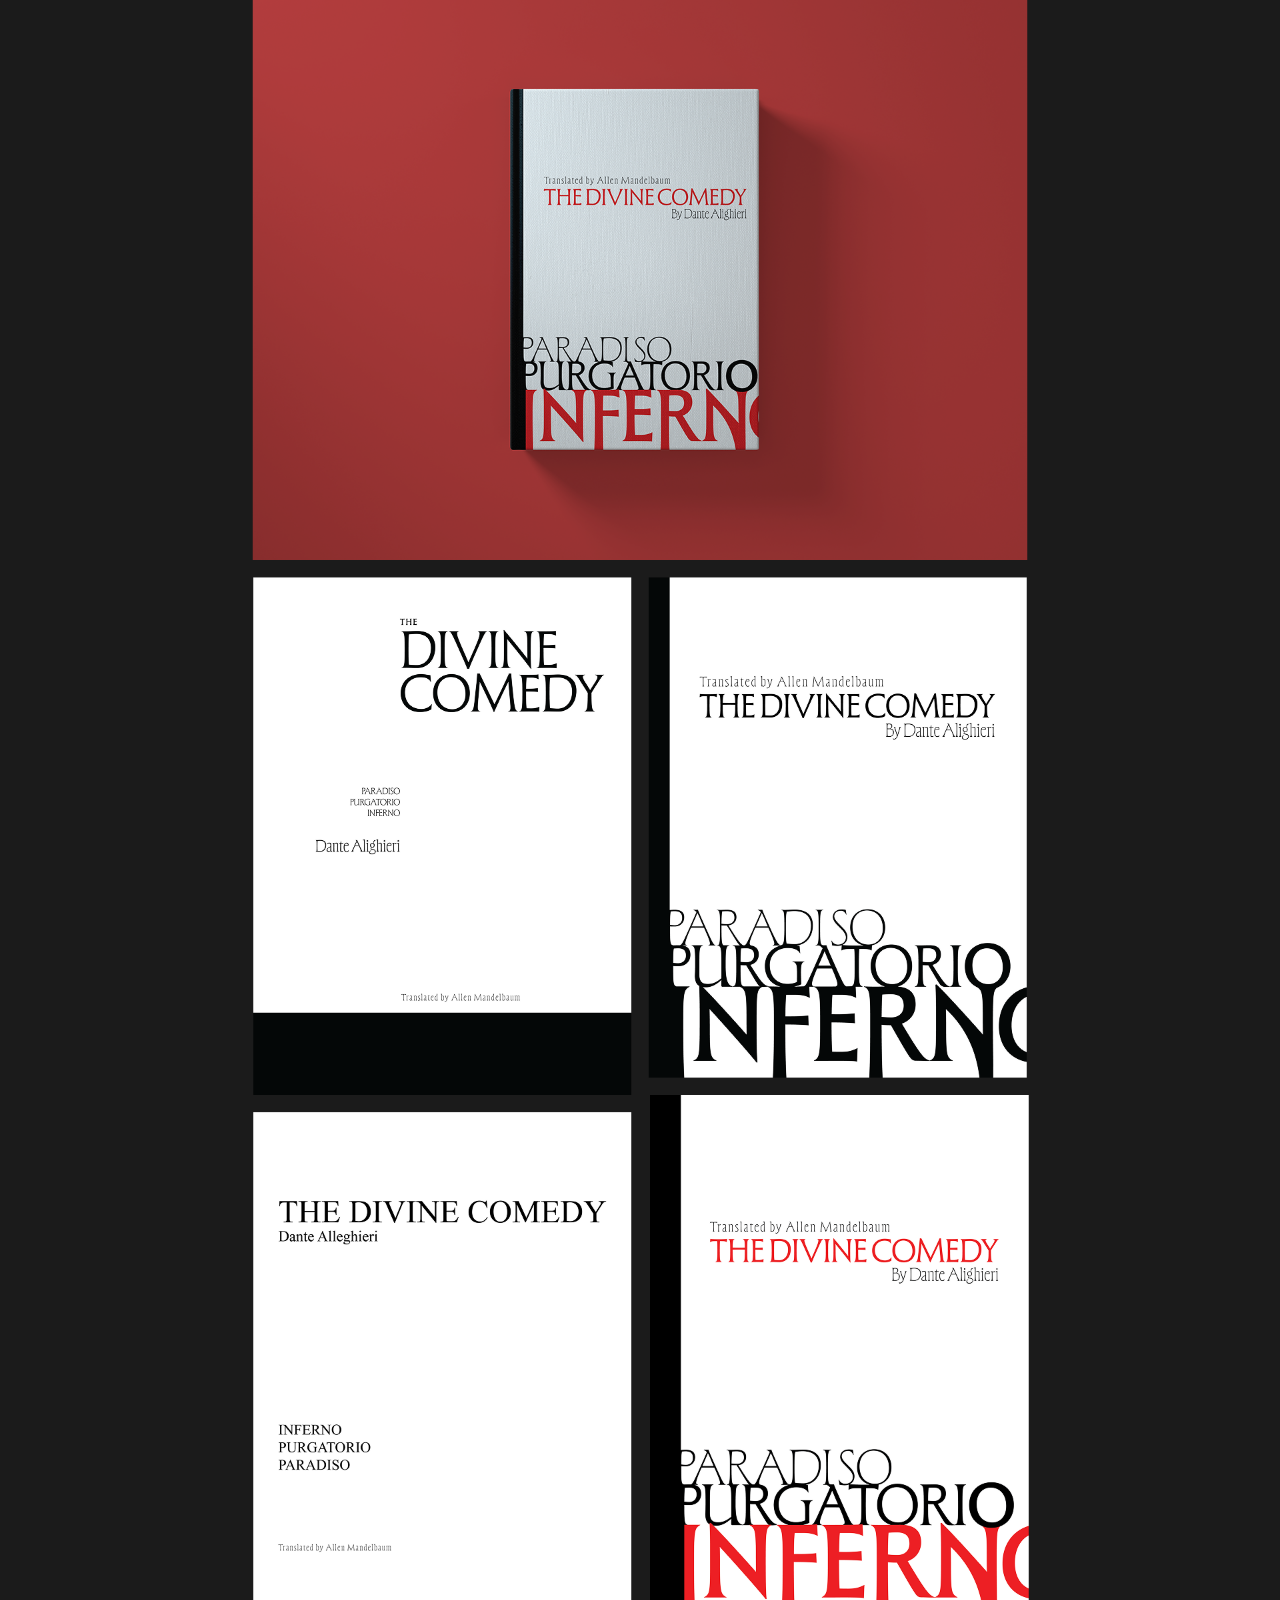
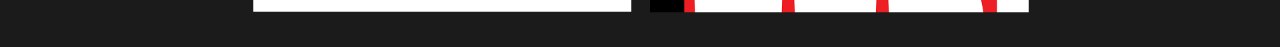
<file: showcase-pages/book-cover.html>
<!DOCTYPE html>
<html lang="en">
<head>
    <meta charset="UTF-8">
    <meta name="viewport" content="width=device-width, initial-scale=1.0">
    <title>HOME Layout</title>

    <link rel="icon" href="../svgs/favicon.ico?v=2">

    <style>
        /* Resetting default browser styles */

* {
    margin: 0;
    padding: 0;
    box-sizing: border-box;
}

body {
    line-height: 1;
    font-family: sans-serif;
}

ul, ol {
    list-style: none;
}

a {
    text-decoration: none;
    color: inherit;
}

button, input, textarea, select {
    font: inherit;
    border: none;
    background: none;
    outline: none;
}

img {
    max-width: 100%;
    display: block;
}

/* */

body {
    background-color: black;
}
body img {
    width: 100%;
}
#desktop-showcase{
        display: block;
}
#mobile-showcase{
        display: none;
}

@media (max-width:600px){
    #desktop-showcase{
        display: none;
    }
    #mobile-showcase{
        display: block;
    }
}

    </style>
</head>








<body>
    <img src="../images/book/book-cover-desktop-showcase.png" alt="desktop-showcase" id="desktop-showcase">
    <img src="../images/book/book-cover-mobile-showcase.png" alt="mobile-showcase" id="mobile-showcase">
</body>
</html>
</file>
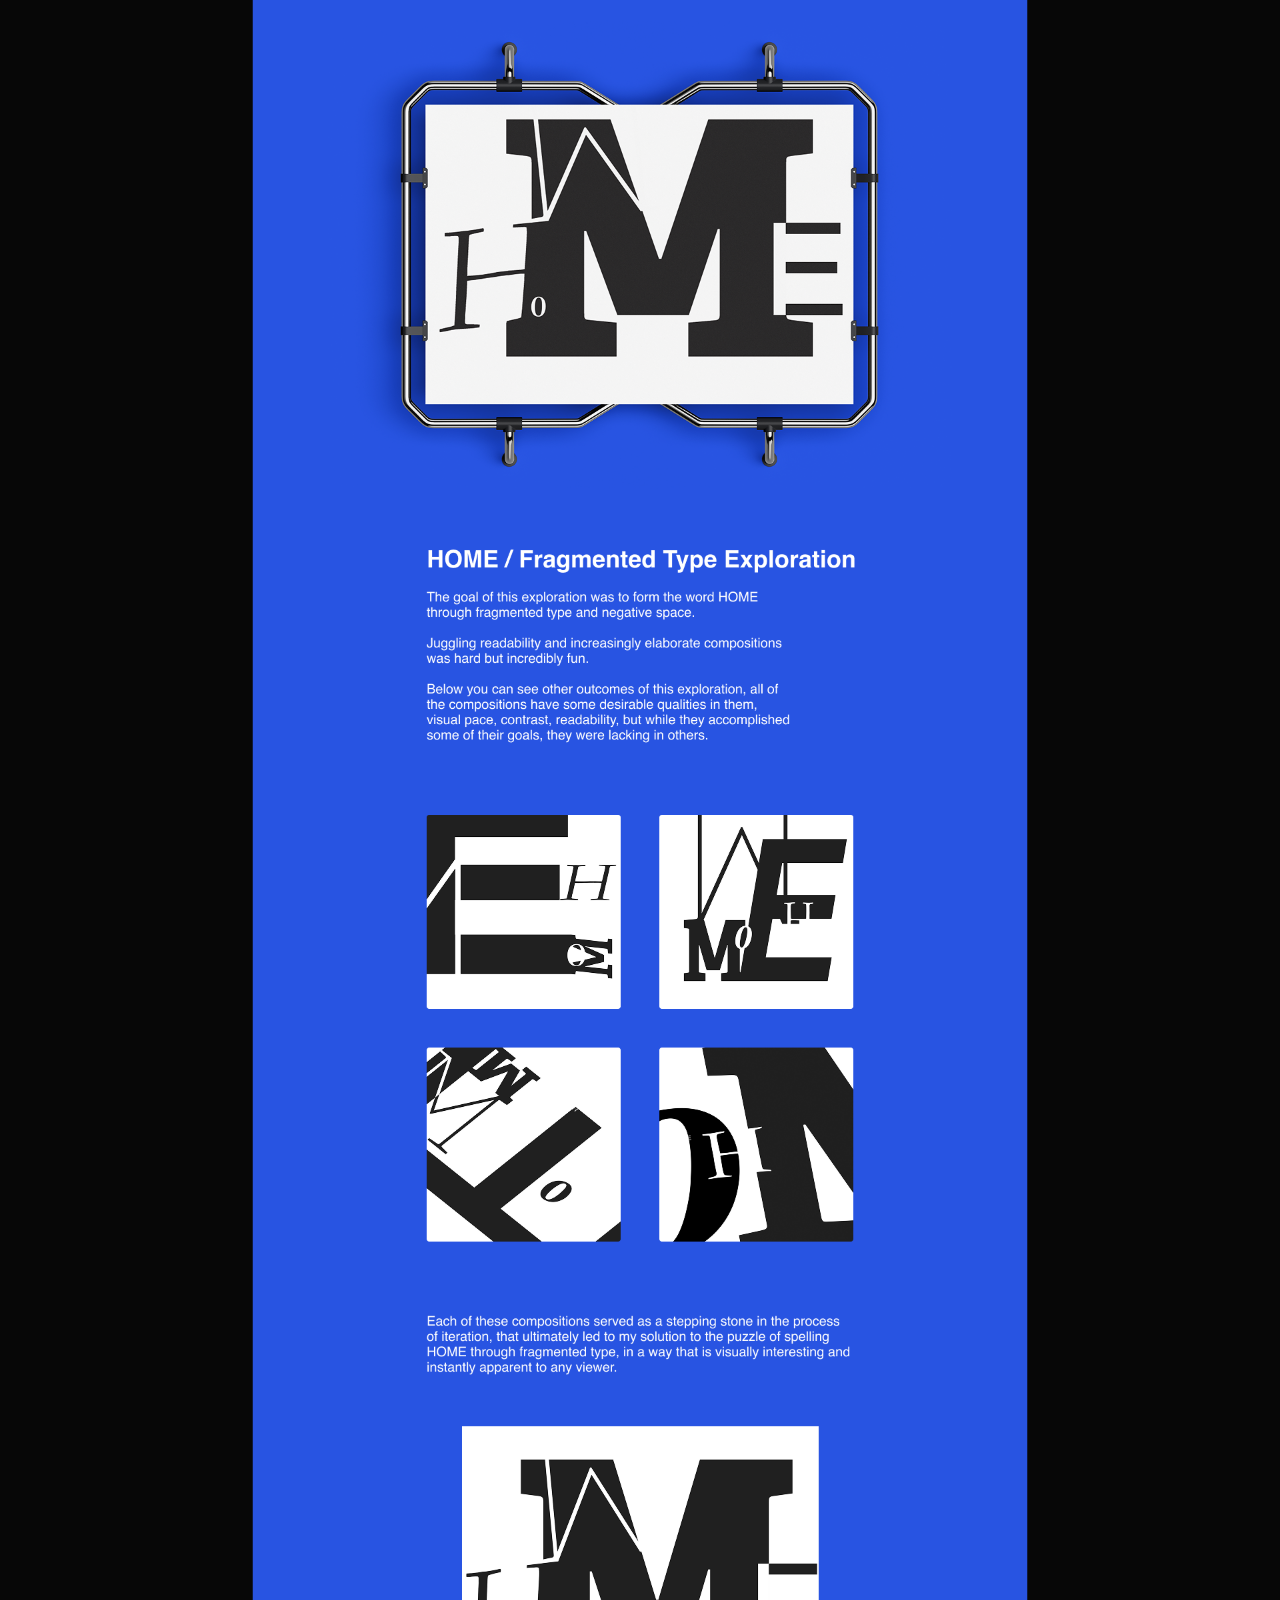
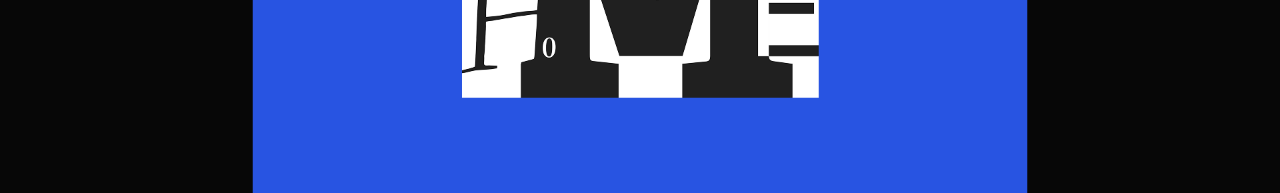
<file: showcase-pages/home-layout.html>
<!DOCTYPE html>
<html lang="en">
<head>
    <meta charset="UTF-8">
    <meta name="viewport" content="width=device-width, initial-scale=1.0">
    <title>HOME Layout</title>

    <link rel="icon" href="../svgs/favicon.ico?v=2">

    <style>
        /* Resetting default browser styles */

* {
    margin: 0;
    padding: 0;
    box-sizing: border-box;
}

body {
    line-height: 1;
    font-family: sans-serif;
}

ul, ol {
    list-style: none;
}

a {
    text-decoration: none;
    color: inherit;
}

button, input, textarea, select {
    font: inherit;
    border: none;
    background: none;
    outline: none;
}

img {
    max-width: 100%;
    display: block;
}

/* */

body {
    background-color: black;
}
body img {
    width: 100%;
}
#desktop-showcase{
        display: block;
}
#mobile-showcase{
        display: none;
}

@media (max-width:600px){
    #desktop-showcase{
        display: none;
    }
    #mobile-showcase{
        display: block;
    }
}

    </style>
</head>








<body>
    <img src="../images/home/home-desktop-showcase.png" alt="desktop-showcase" id="desktop-showcase">
    <img src="../images/home/home-mobile-showcase.png" alt="mobile-showcase" id="mobile-showcase">
</body>
</html>
</file>
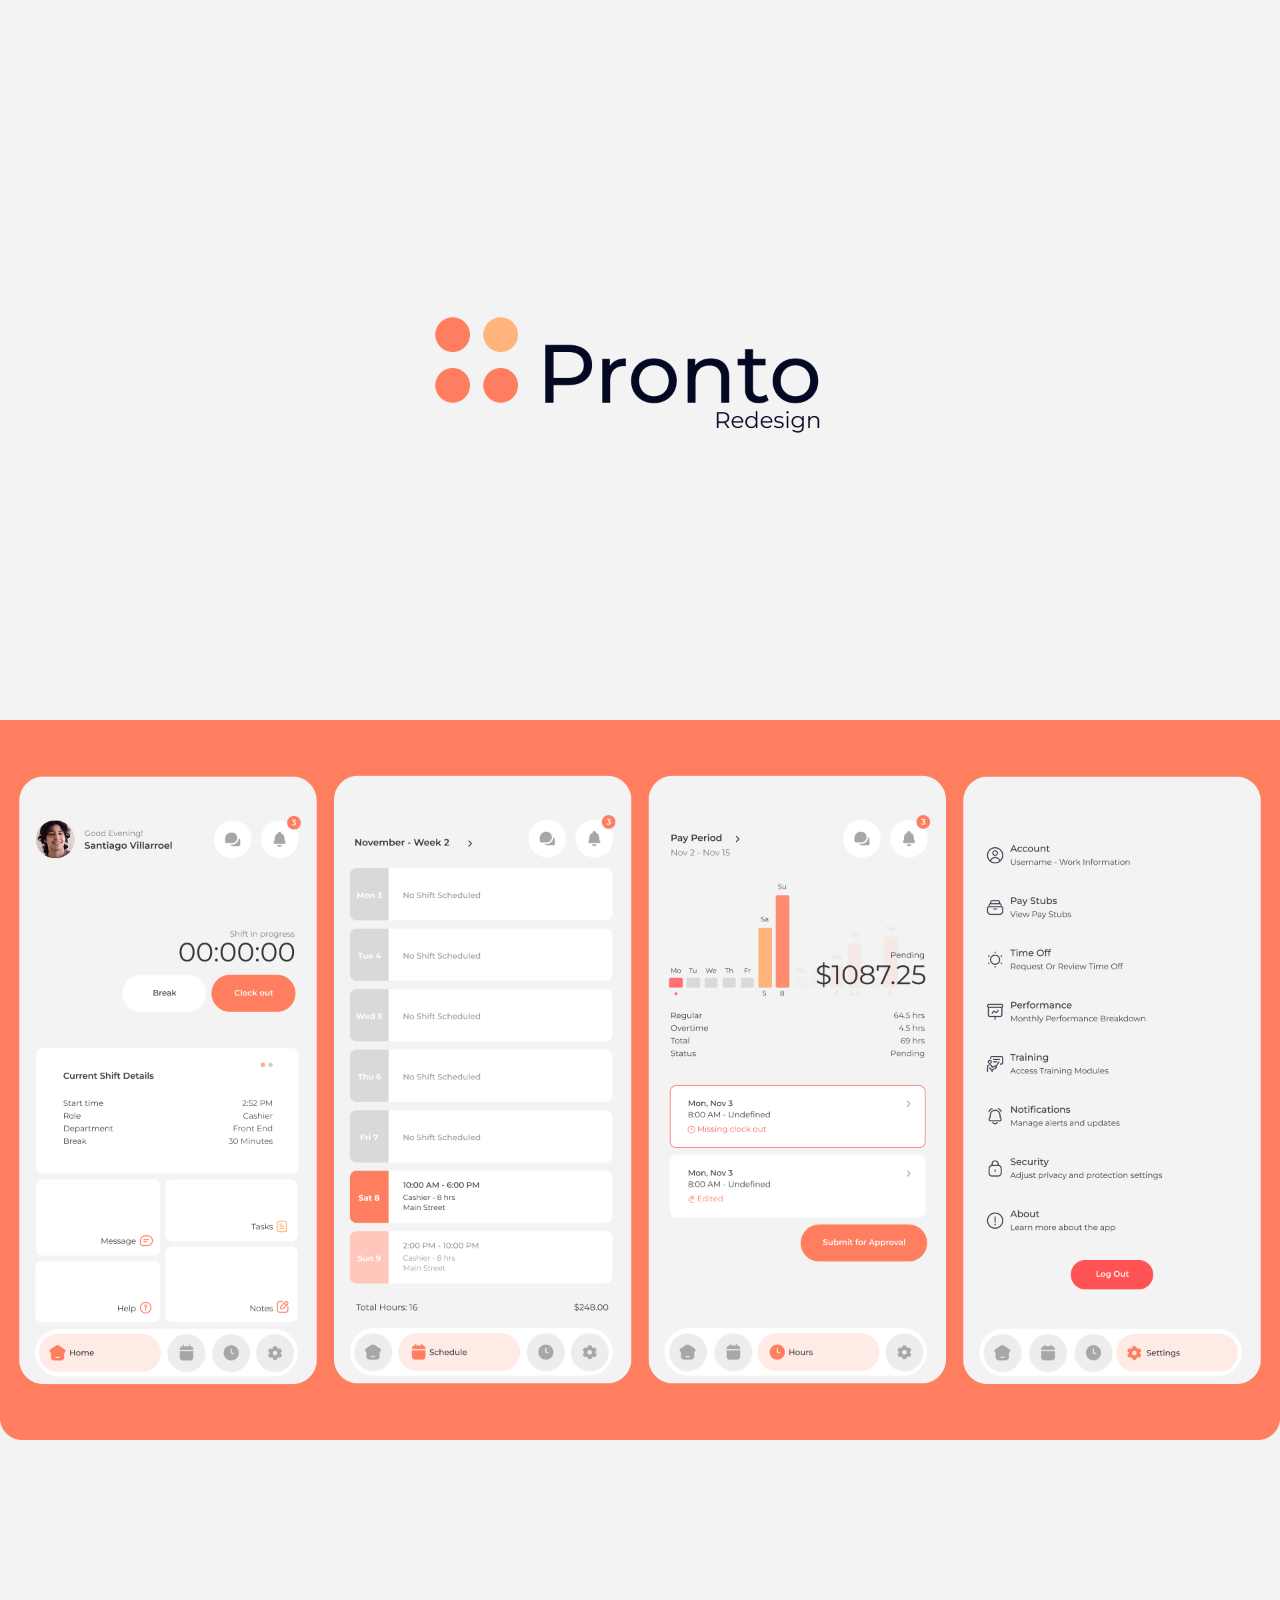
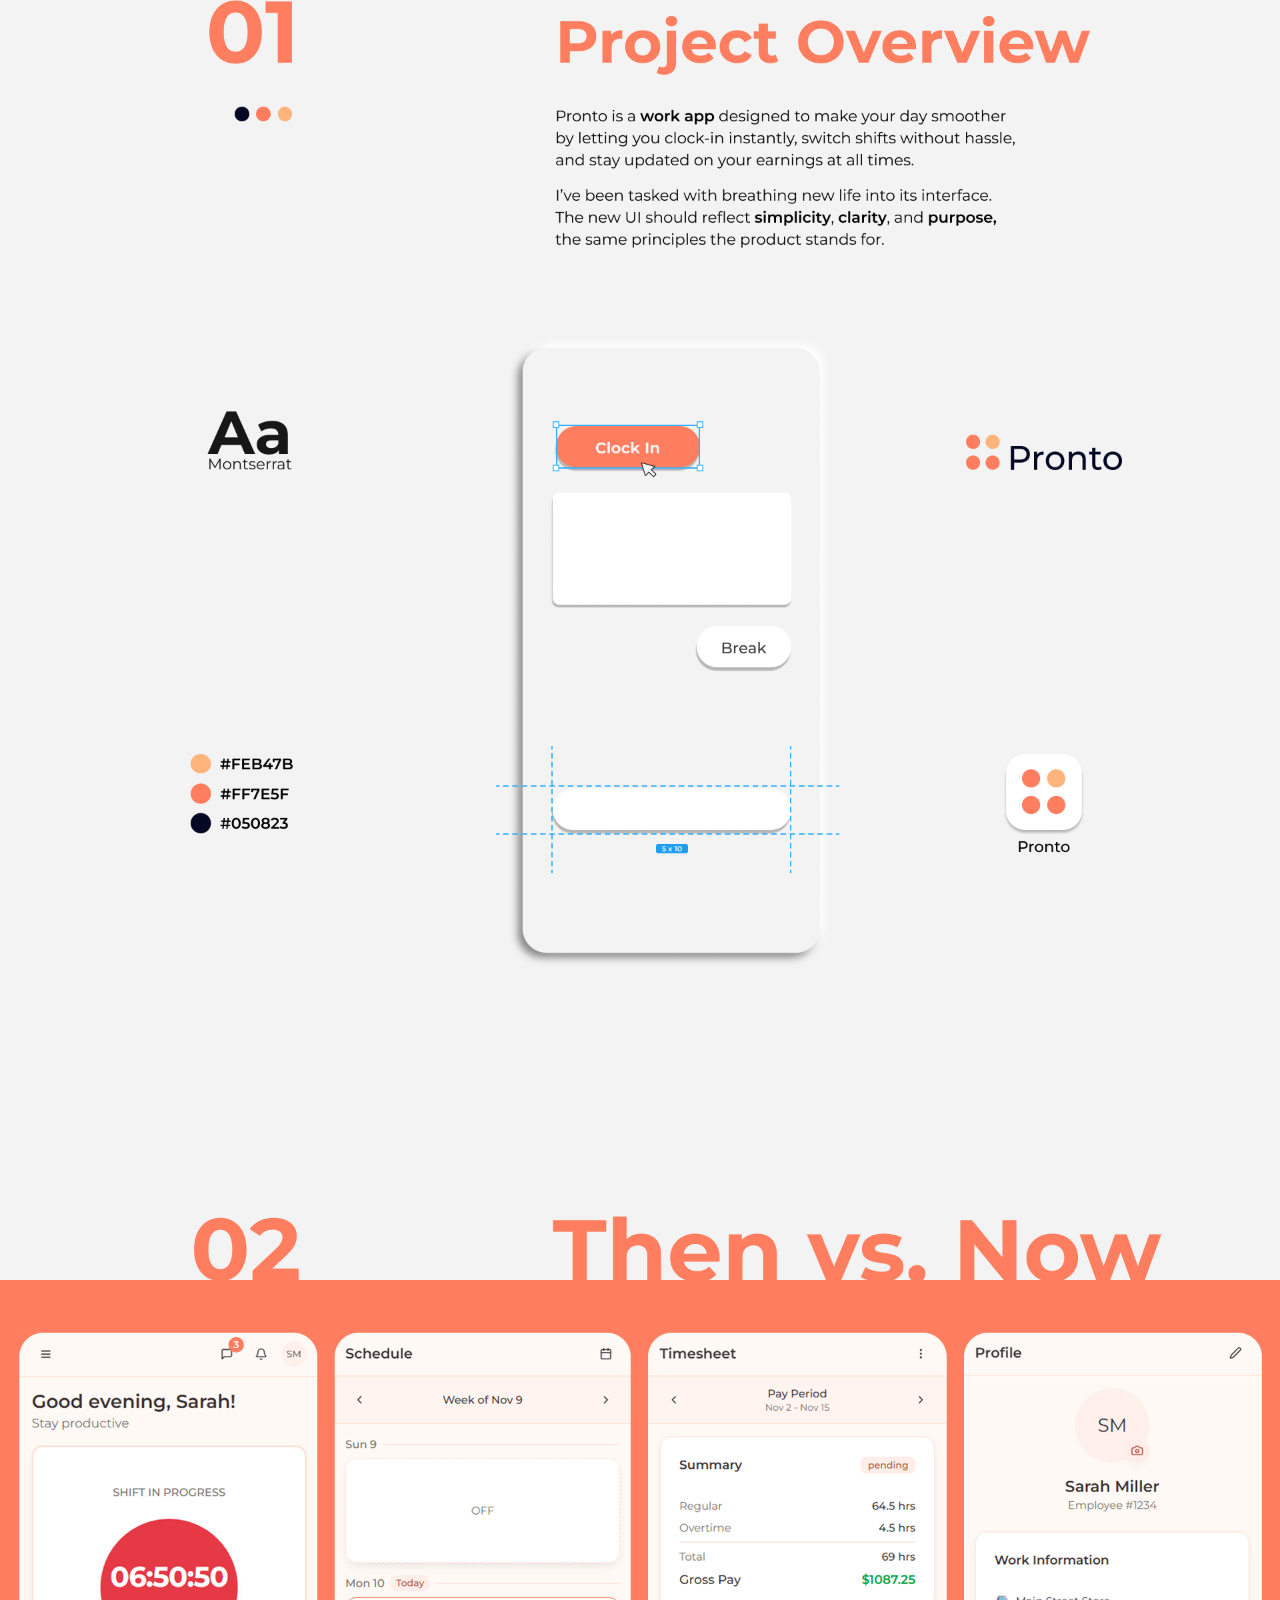
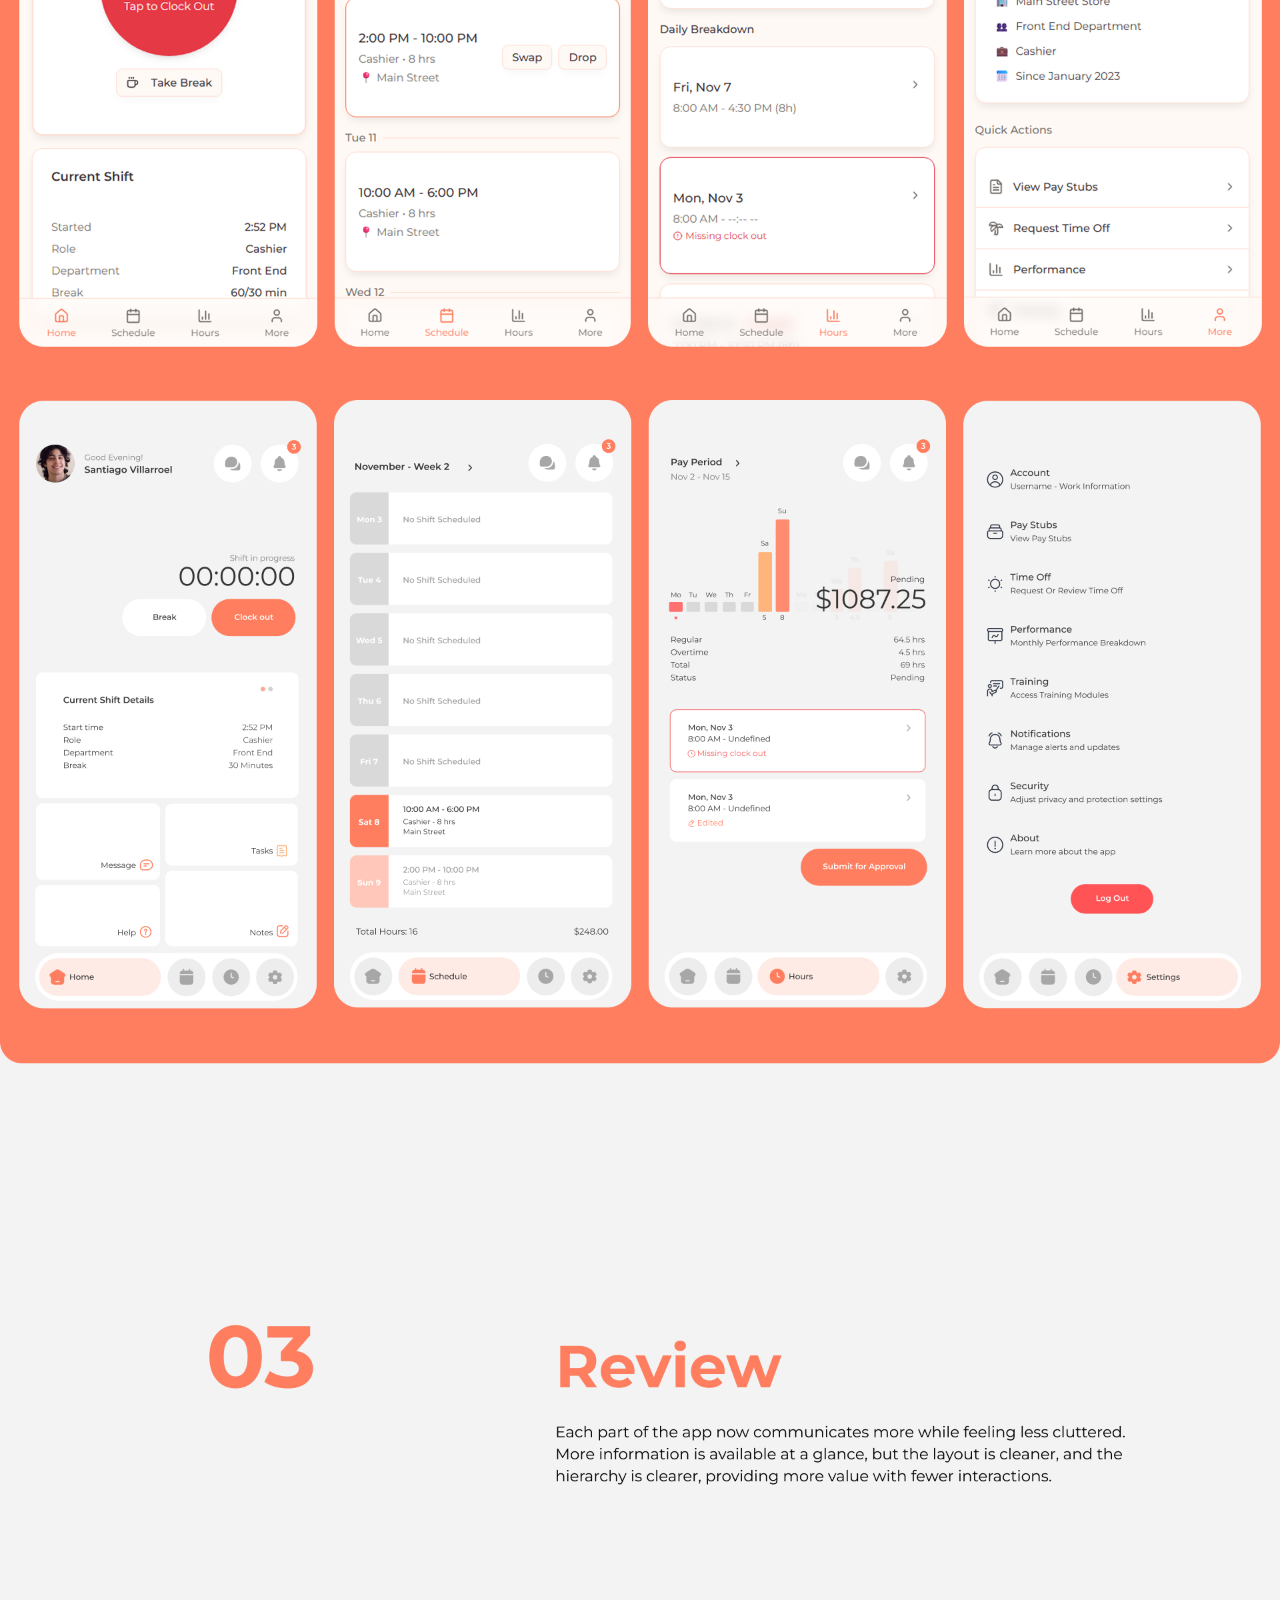
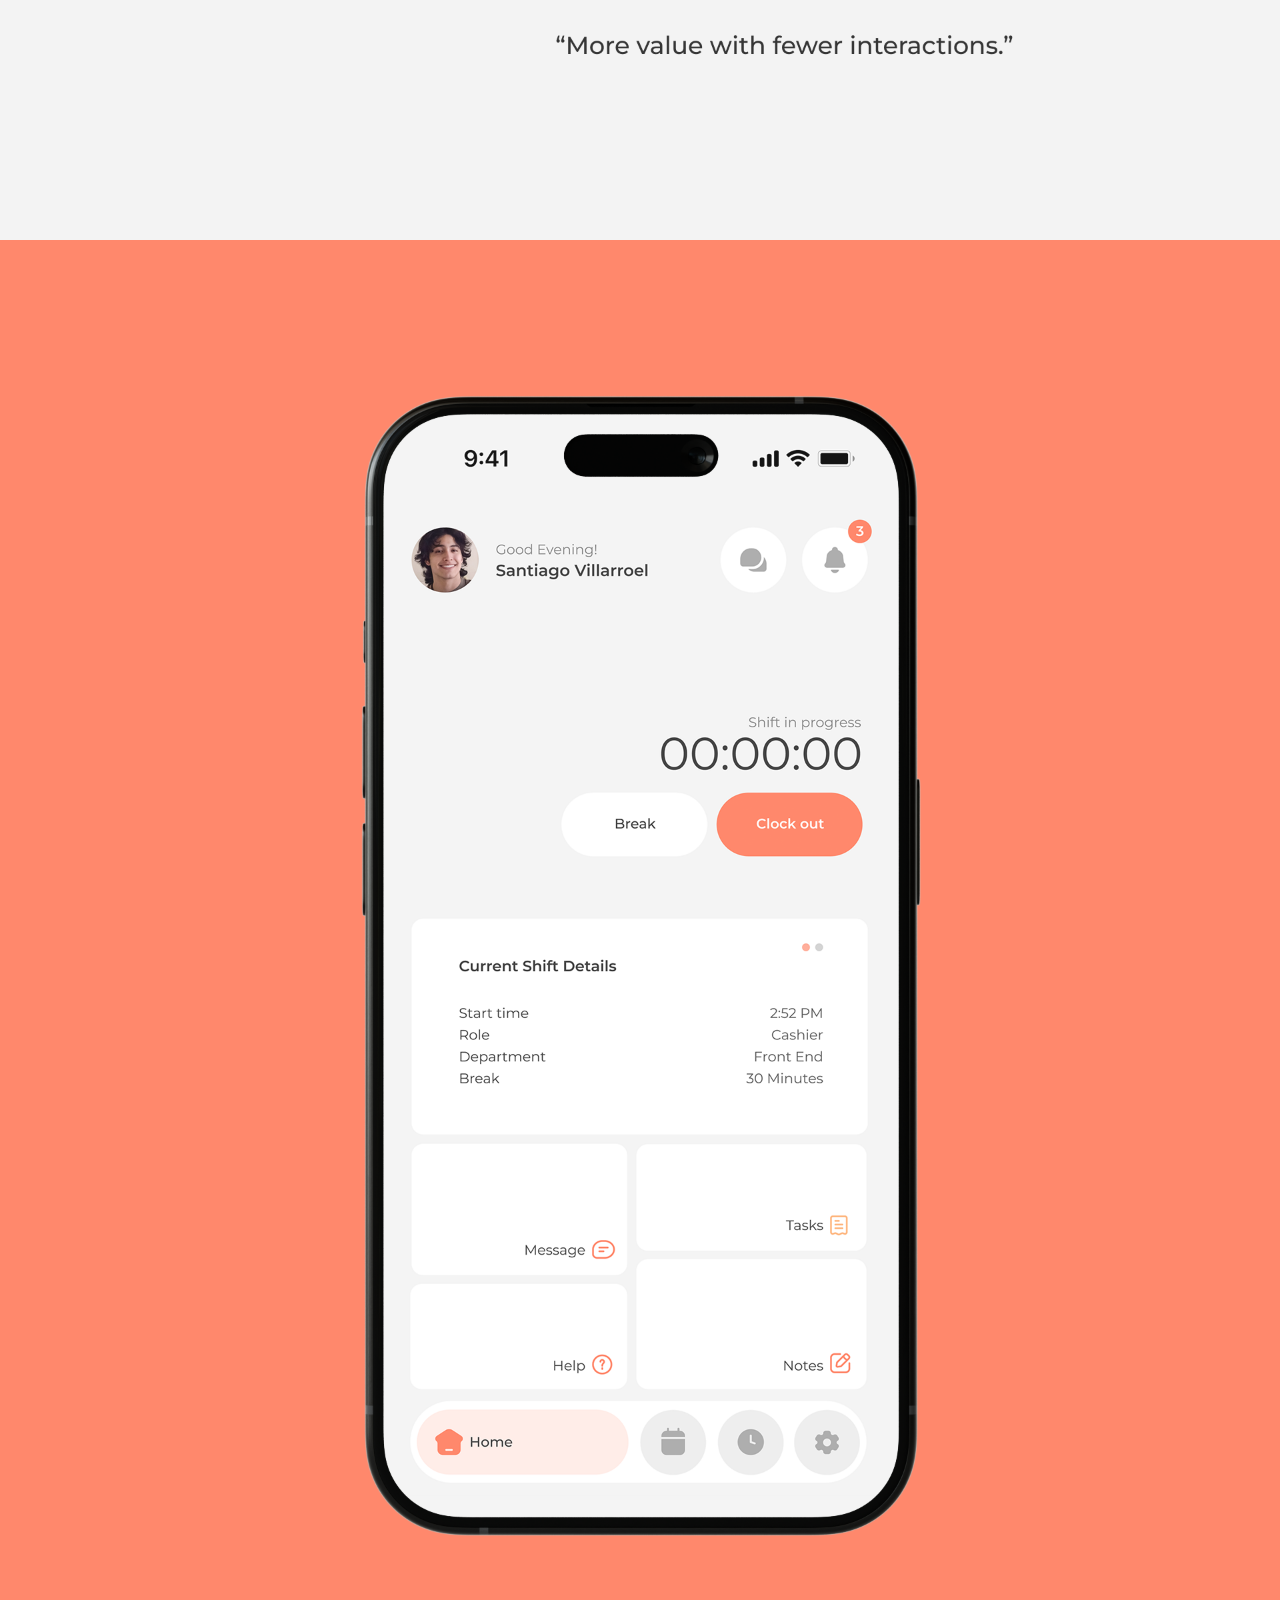
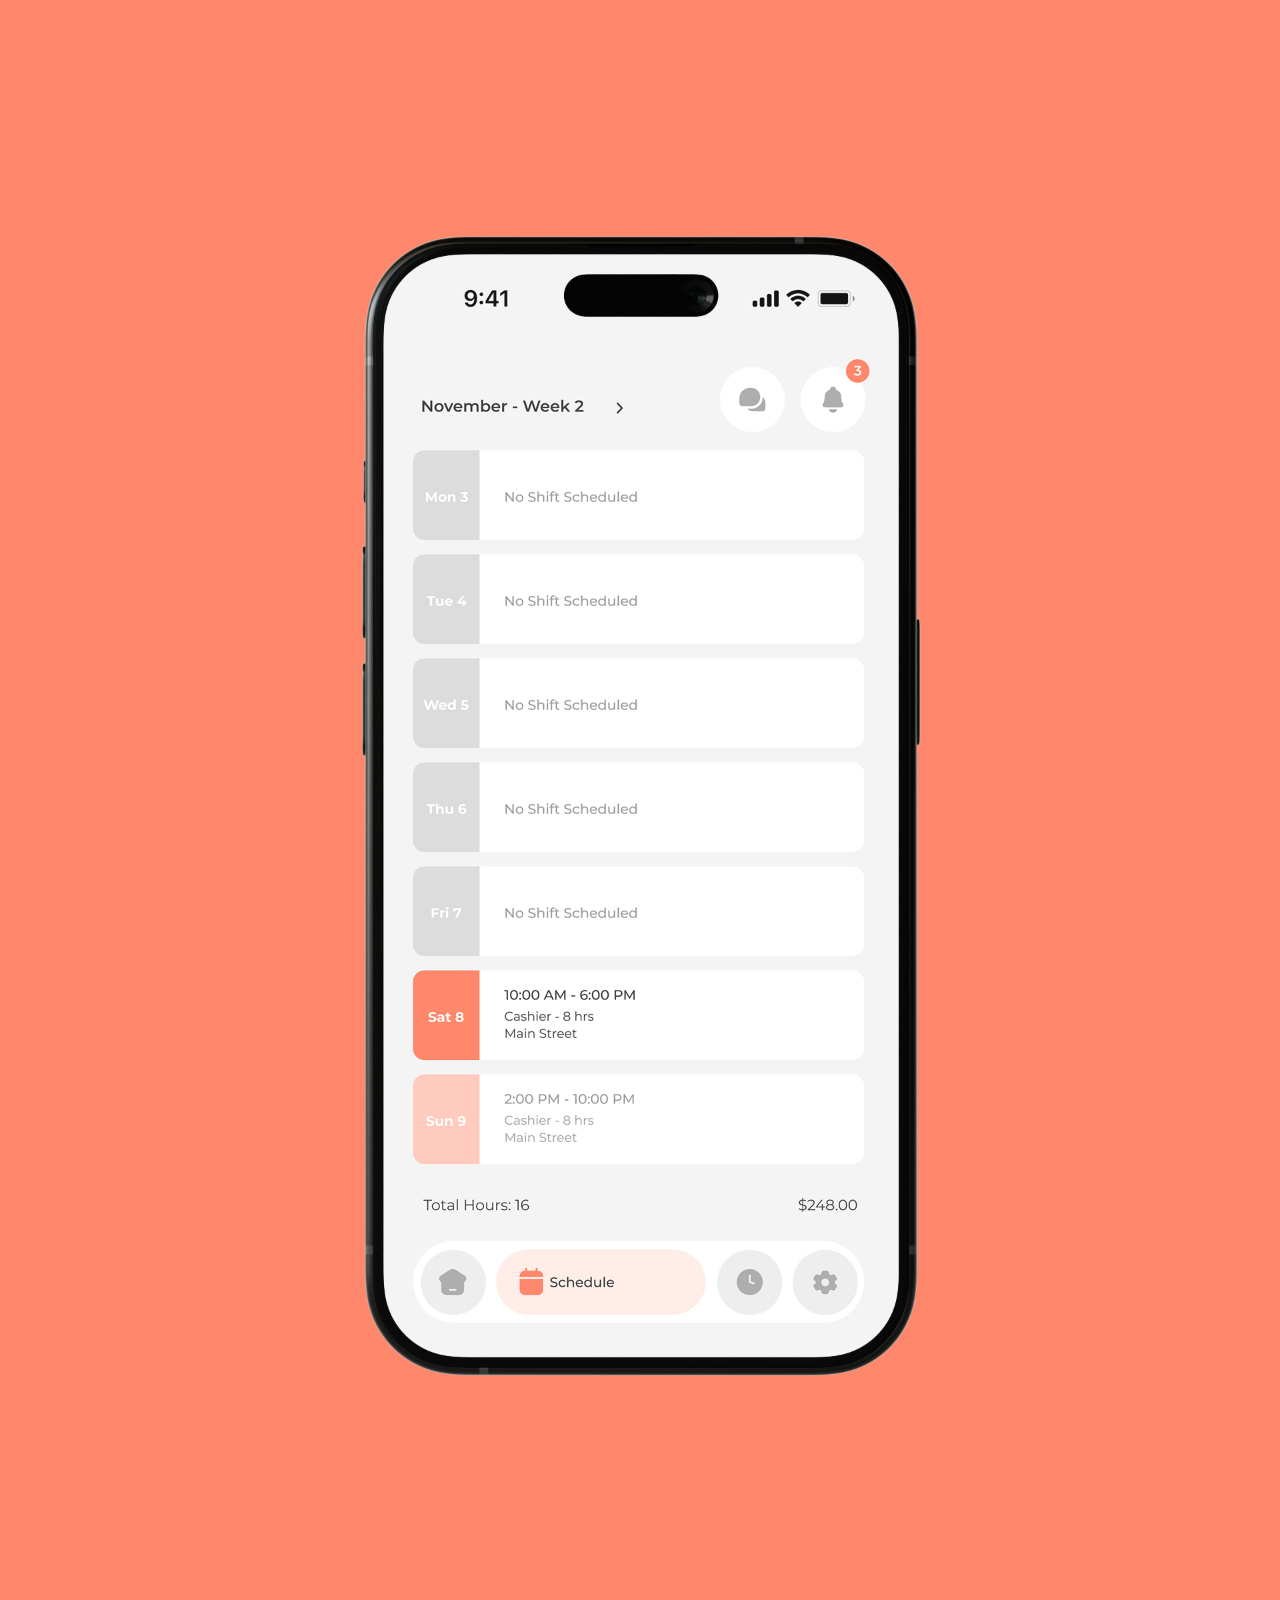
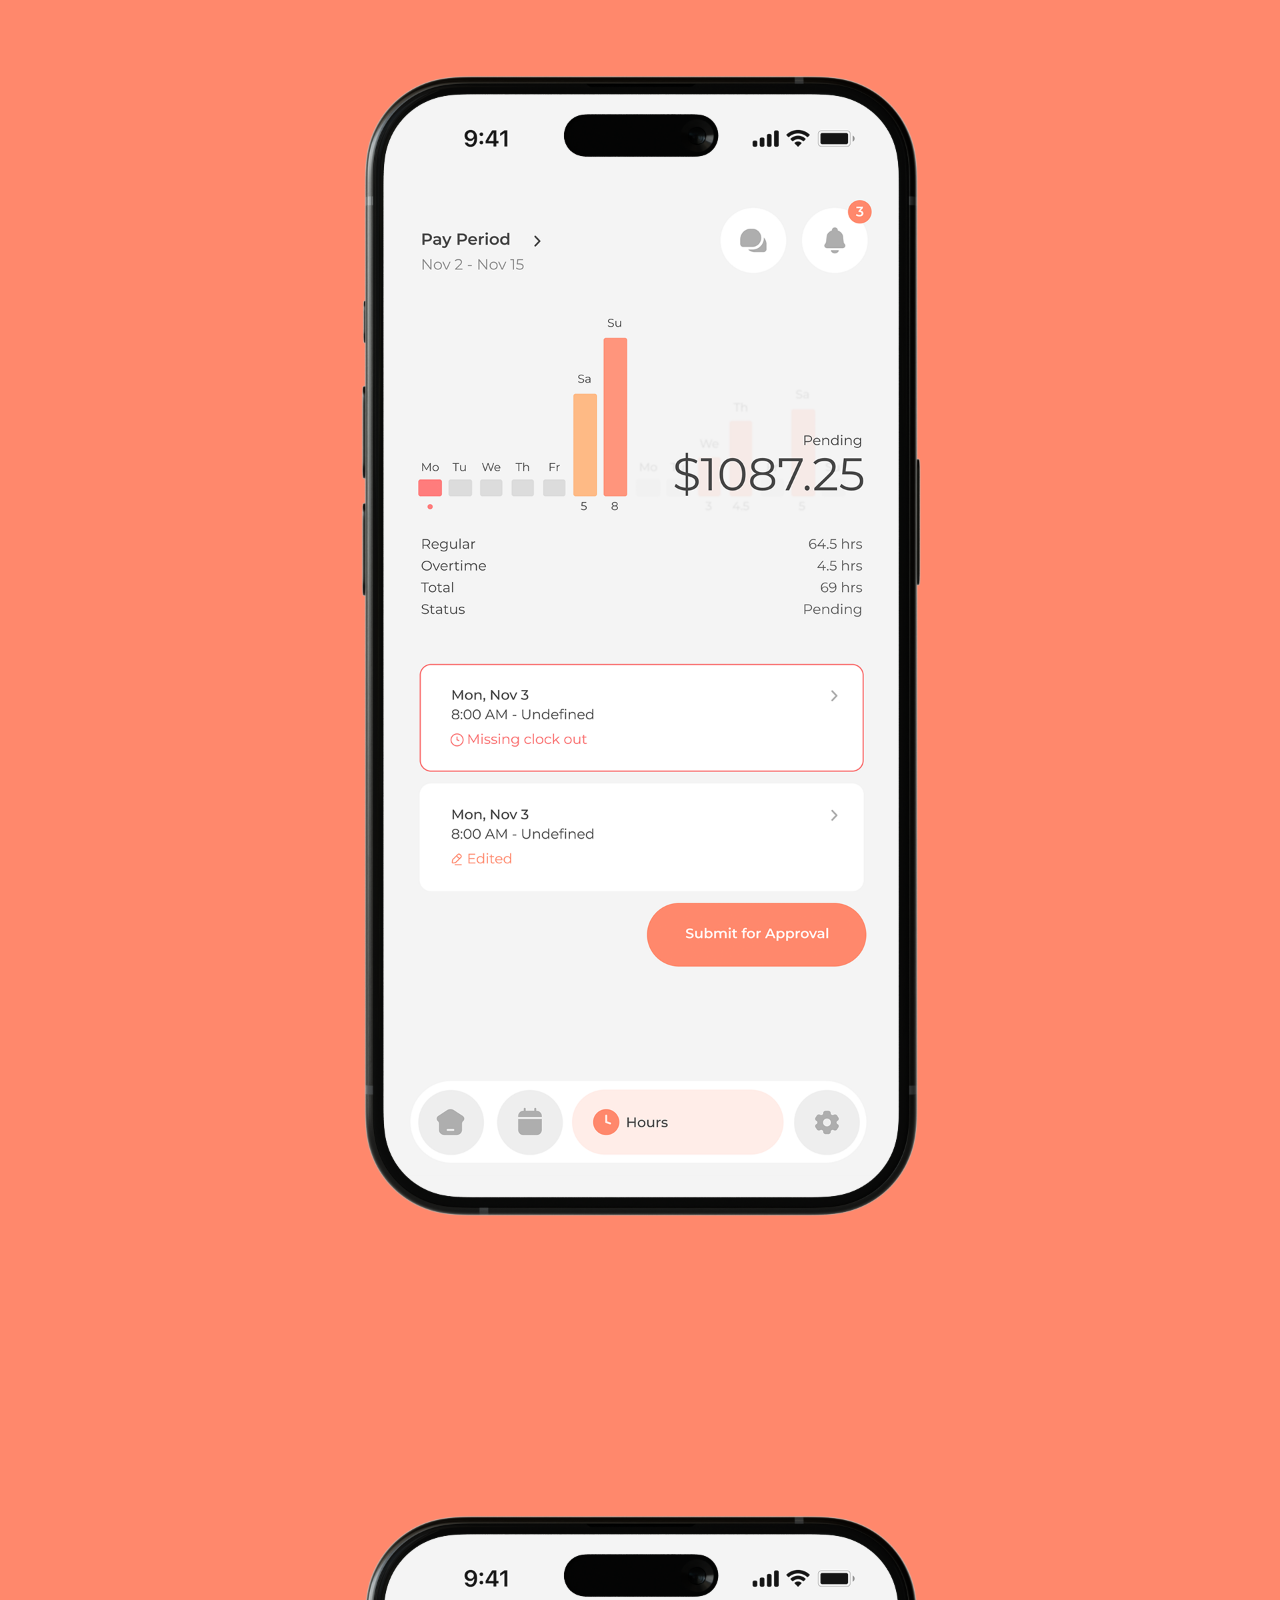
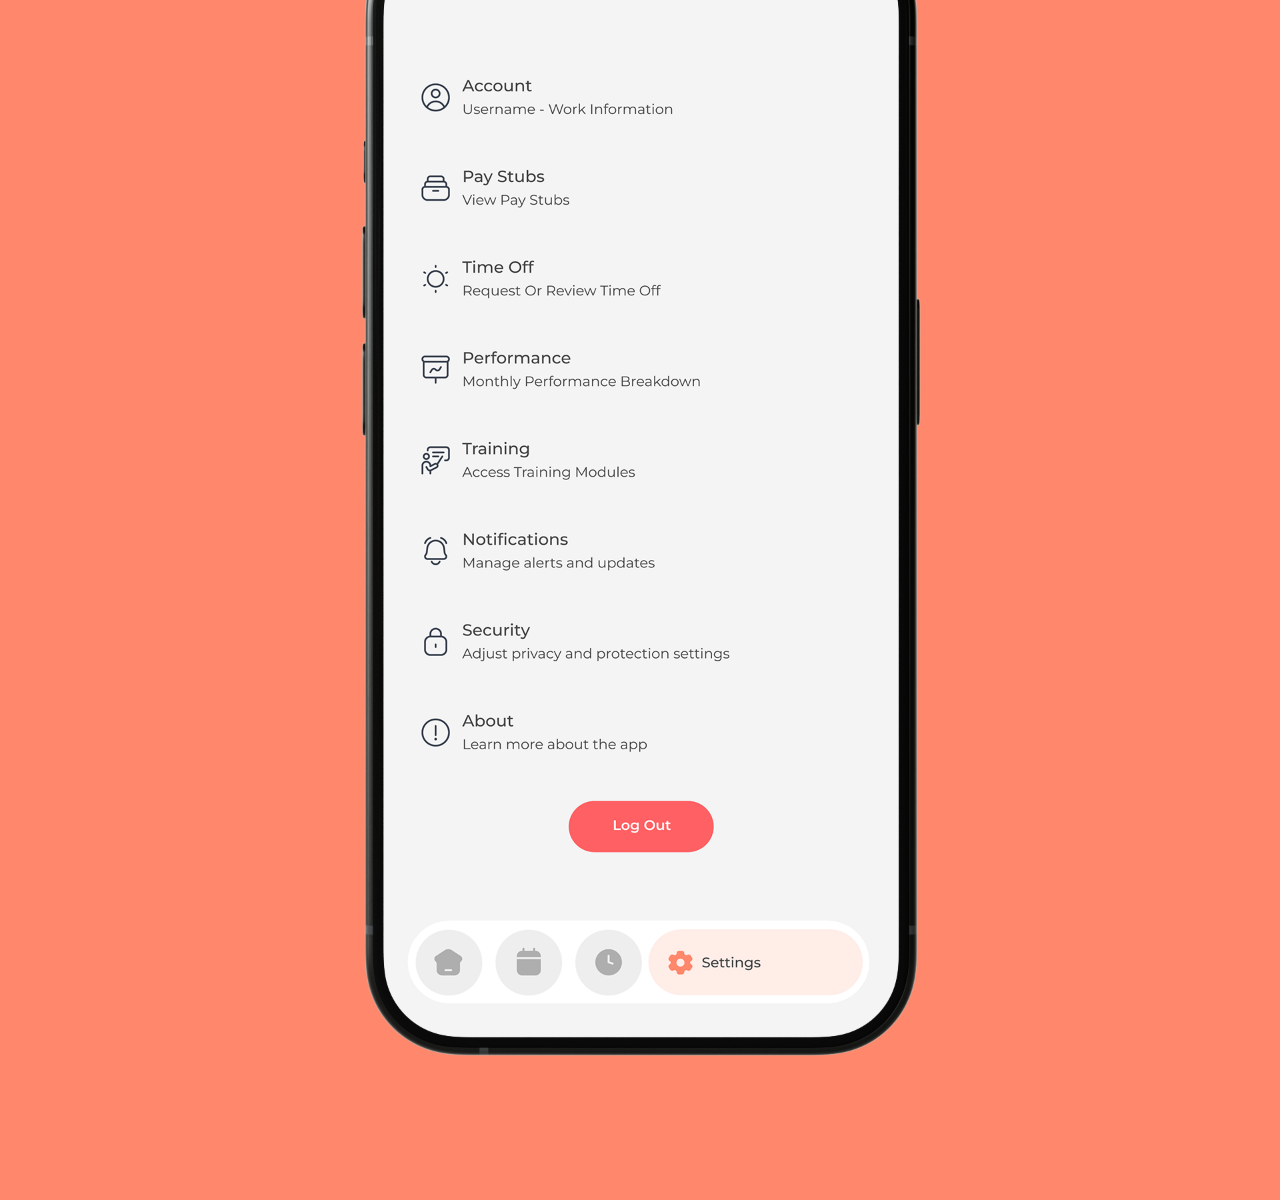
<file: showcase-pages/pronto-design.html>
<!DOCTYPE html>
<html lang="en">
<head>
    <meta charset="UTF-8">
    <meta name="viewport" content="width=device-width, initial-scale=1.0">
    <title>Pronto Design</title>

    <link rel="icon" href="../svgs/favicon.ico?v=2">

    <style>
        /* Resetting default browser styles */

* {
    margin: 0;
    padding: 0;
    box-sizing: border-box;
}

body {
    line-height: 1;
    font-family: sans-serif;
}

ul, ol {
    list-style: none;
}

a {
    text-decoration: none;
    color: inherit;
}

button, input, textarea, select {
    font: inherit;
    border: none;
    background: none;
    outline: none;
}

img {
    max-width: 100%;
    display: block;
}

/* */

body {
    background-color: black;
}
body img {
    width: 100%;
}
#desktop-showcase{
        display: block;
}
#mobile-showcase{
        display: none;
}

@media (max-width:600px){
    #desktop-showcase{
        display: none;
    }
    #mobile-showcase{
        display: block;
    }
}

    </style>
</head>








<body>
    <img src="../images/pronto/pronto-desktop-showcase.png" alt="desktop-showcase" id="desktop-showcase">
    <img src="../images/pronto/pronto-desktop-showcase.png" alt="mobile-showcase" id="mobile-showcase">
</body>
</html>
</file>
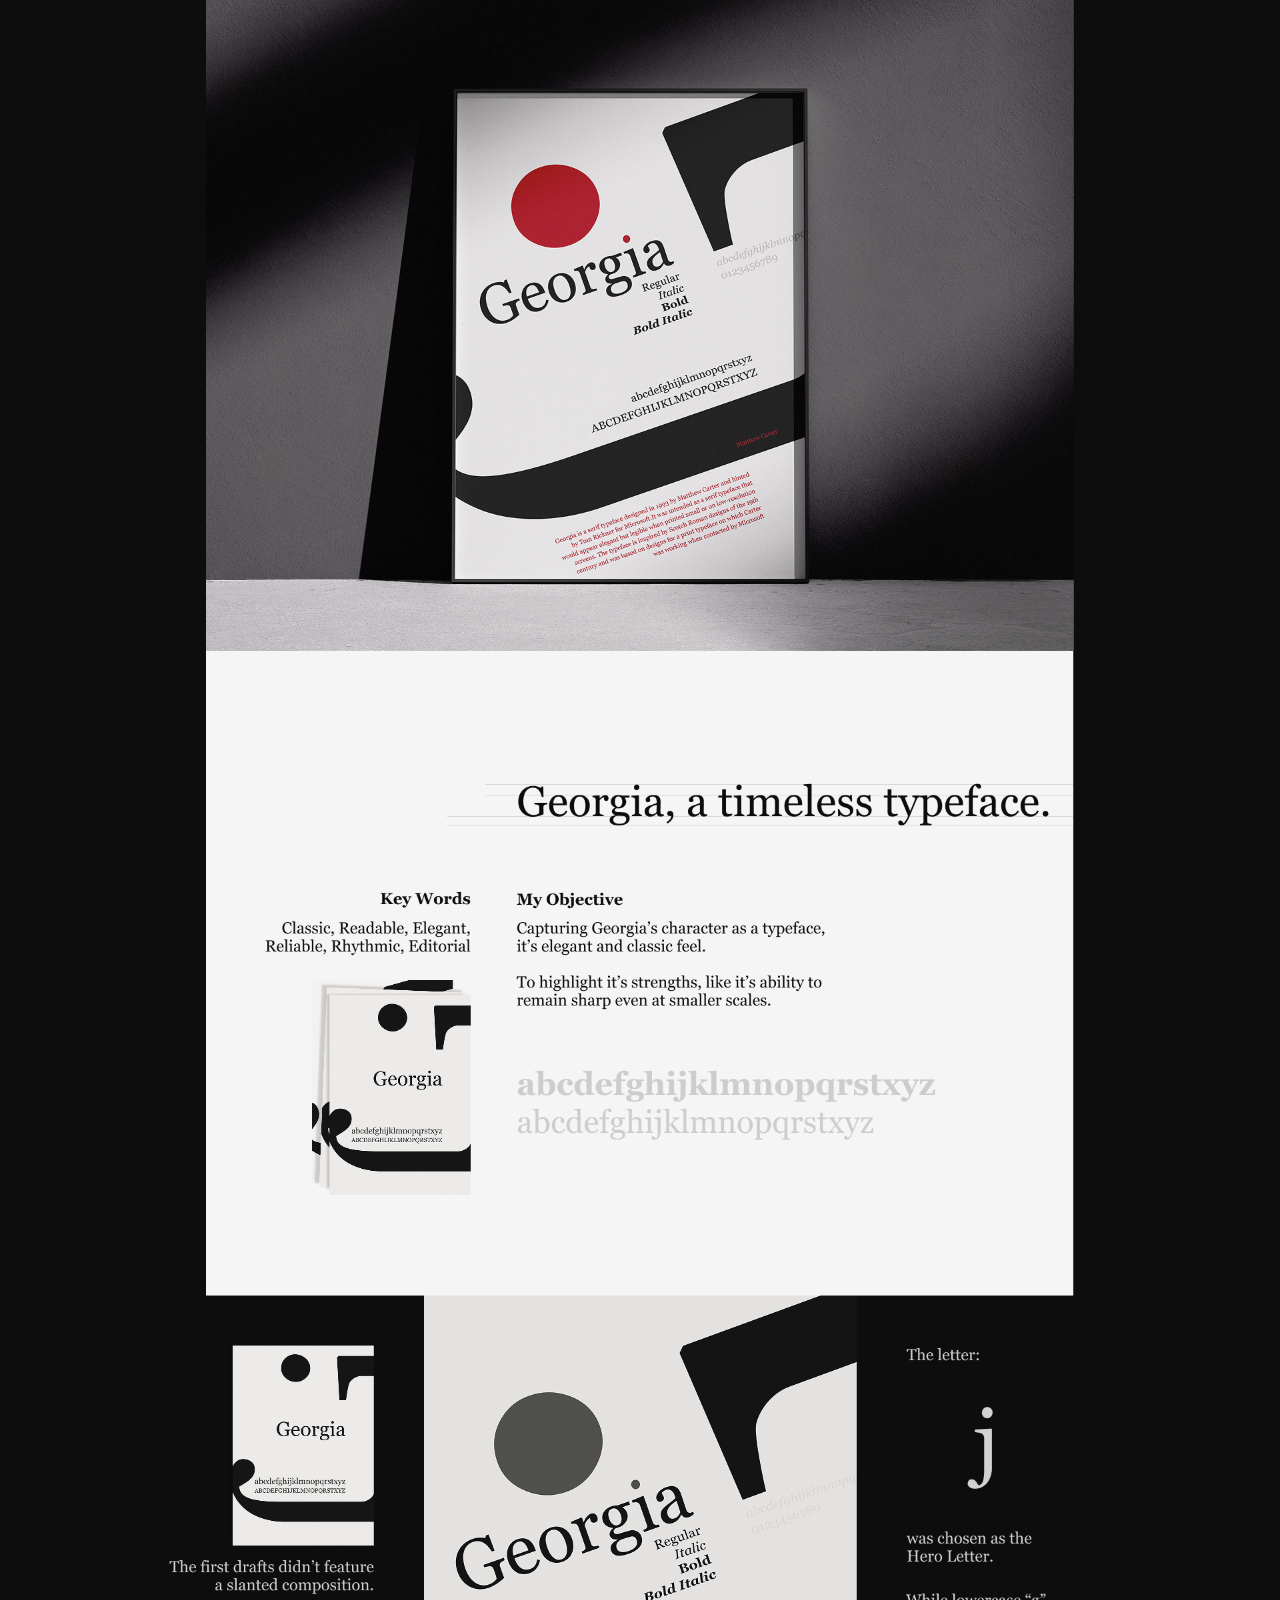
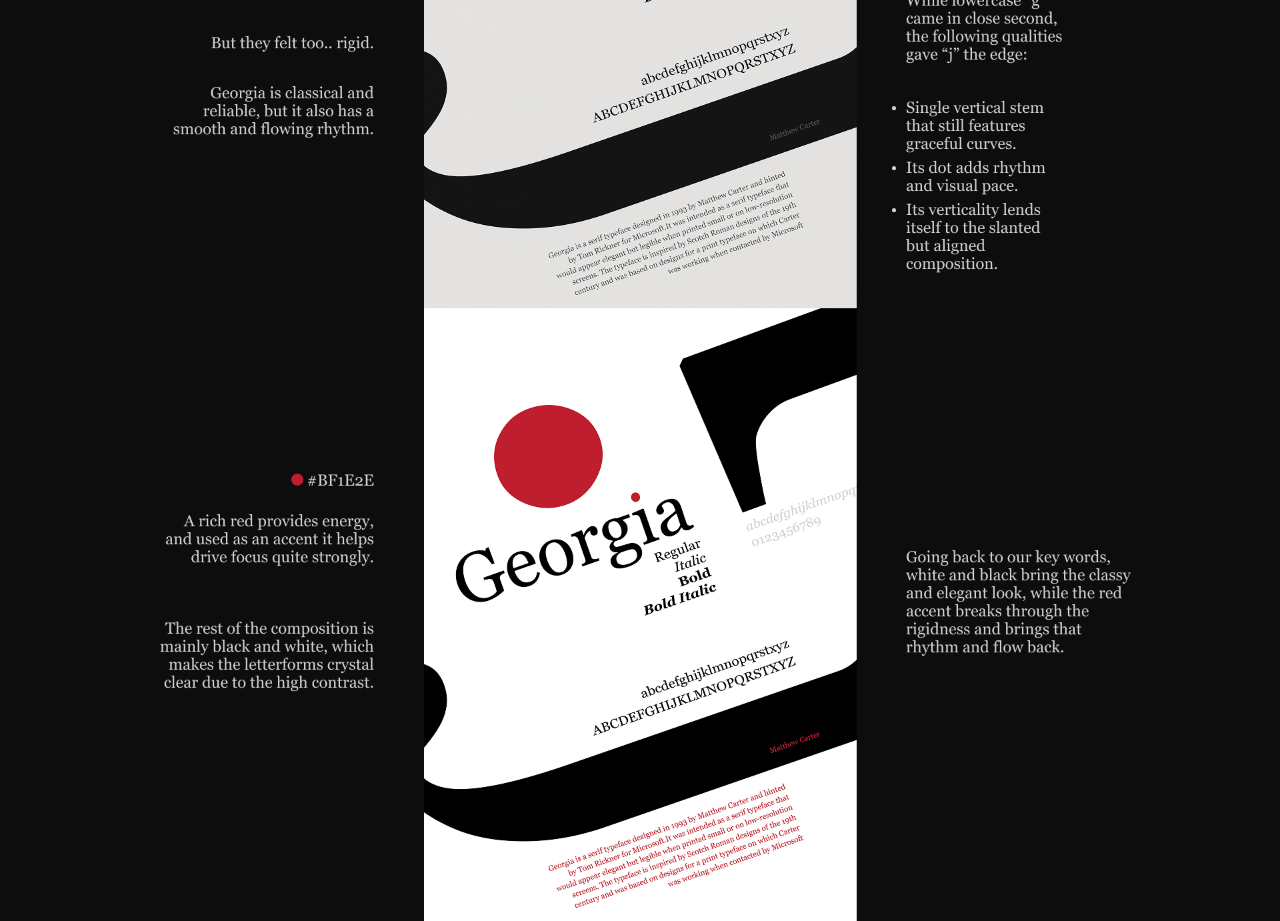
<file: showcase-pages/type-poster.html>
<!DOCTYPE html>
<html lang="en">
<head>
    <meta charset="UTF-8">
    <meta name="viewport" content="width=device-width, initial-scale=1.0">
    <title>Type Poster</title>

    <link rel="icon" href="../svgs/favicon.ico?v=2">

    <style>
        /* Resetting default browser styles */

* {
    margin: 0;
    padding: 0;
    box-sizing: border-box;
}

body {
    line-height: 1;
    font-family: sans-serif;
}

ul, ol {
    list-style: none;
}

a {
    text-decoration: none;
    color: inherit;
}

button, input, textarea, select {
    font: inherit;
    border: none;
    background: none;
    outline: none;
}

img {
    max-width: 100%;
    display: block;
}

/* */

body {
    background-color: black;
}
body img {
    width: 100%;
}
#desktop-showcase{
        display: block;
}
#mobile-showcase{
        display: none;
}

@media (max-width:600px){
    #desktop-showcase{
        display: none;
    }
    #mobile-showcase{
        display: block;
    }
}

    </style>
</head>








<body>
    <img src="../images/georgia/georgia-desktop-showcase.png" alt="desktop-showcase" id="desktop-showcase">
    <img src="../images/georgia/georgia-mobile-showcase.png" alt="mobile-showcase" id="mobile-showcase">
</body>
</html>
</file>
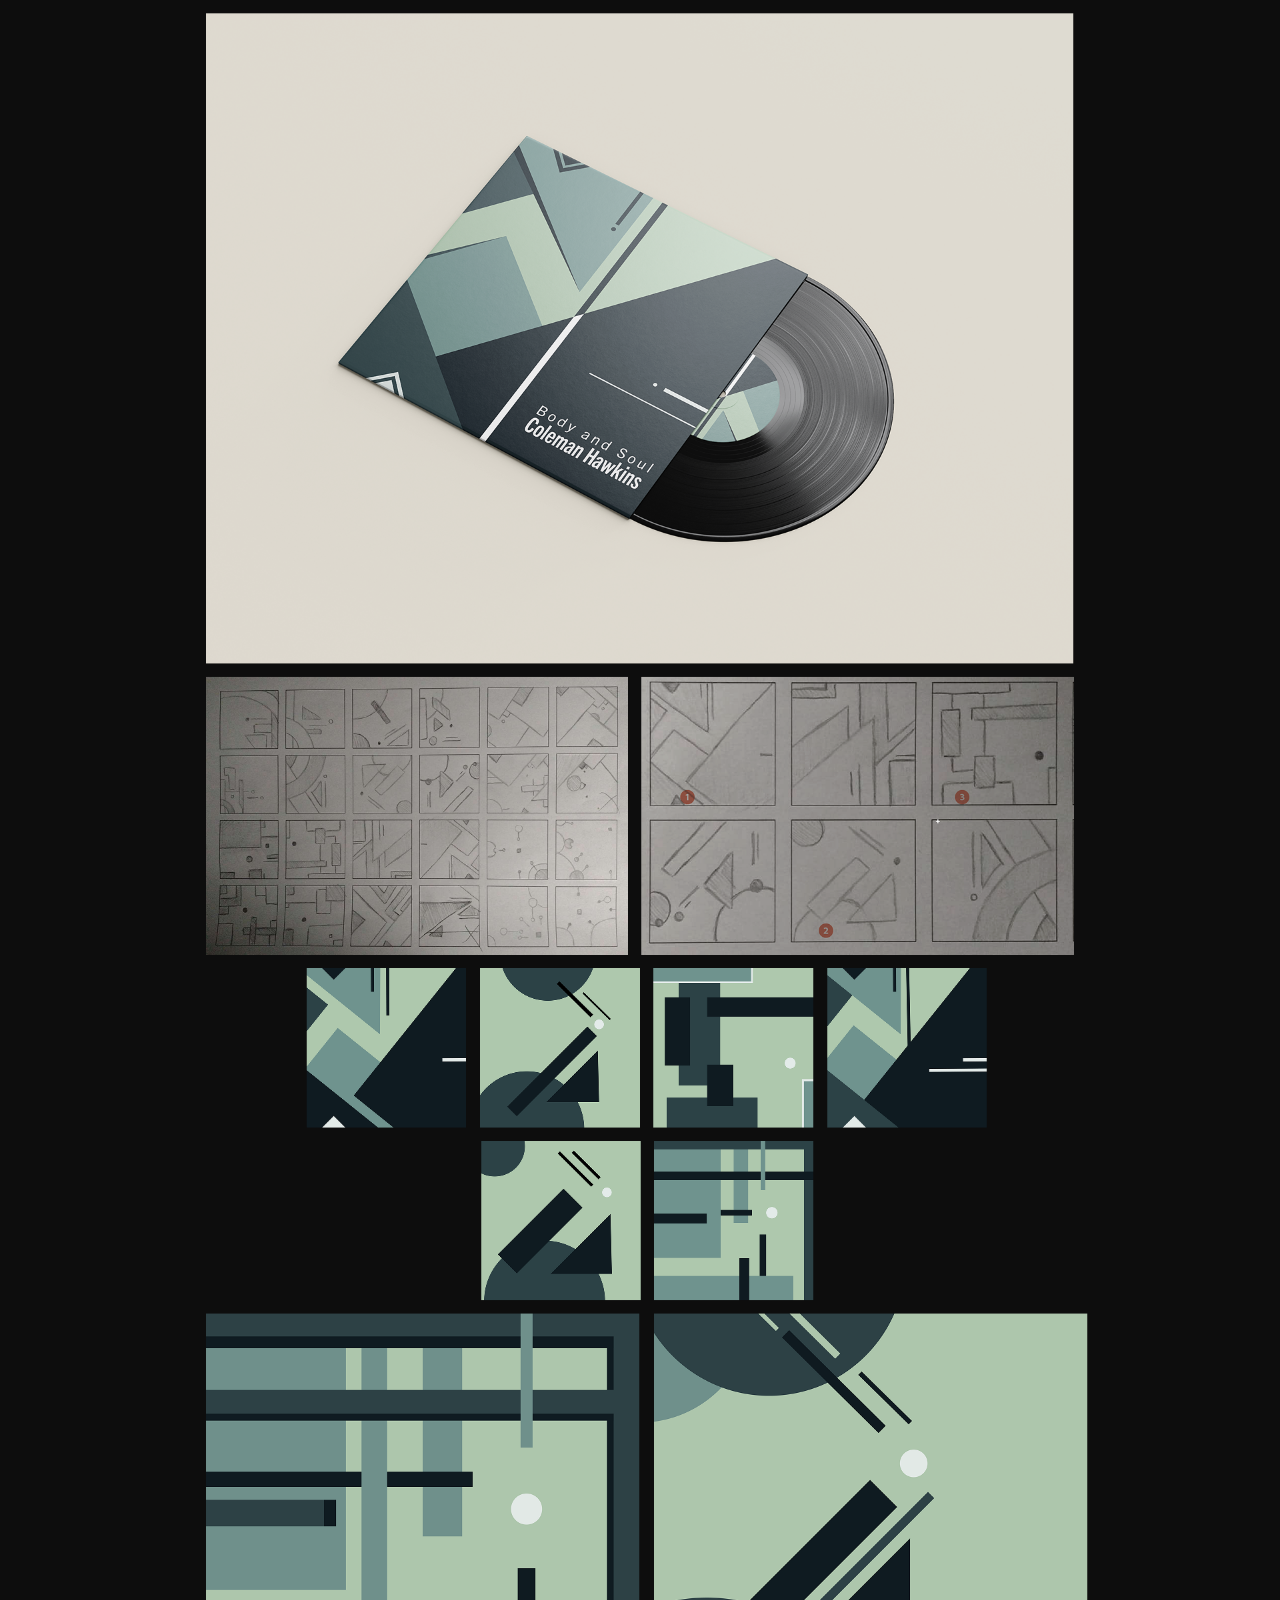
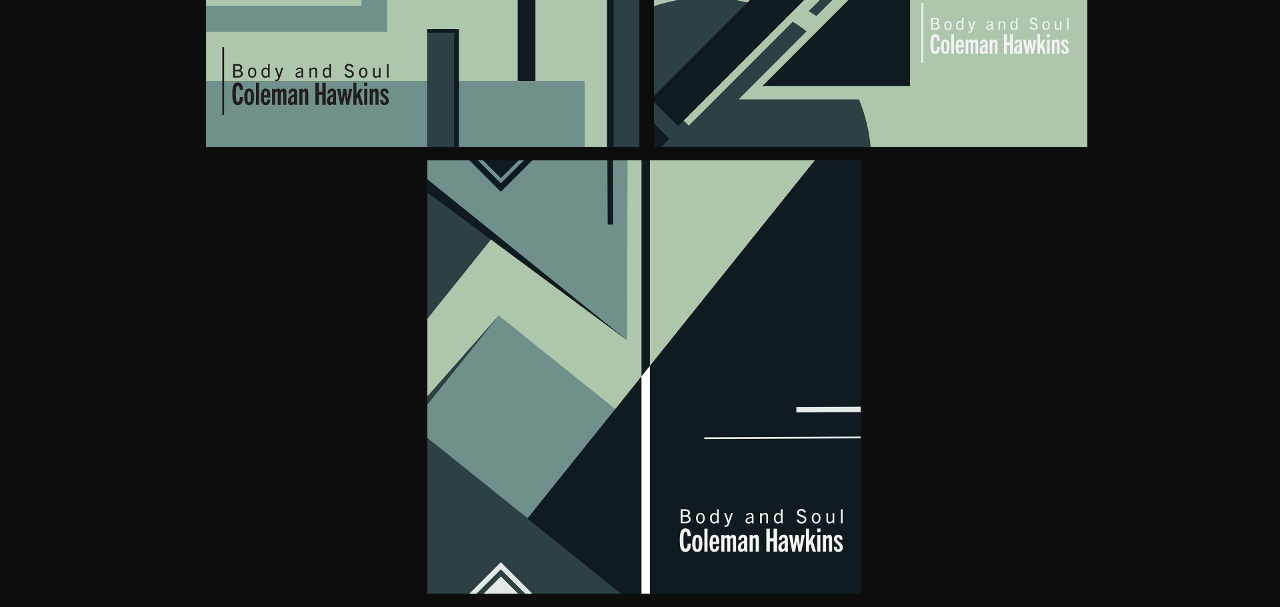
<file: showcase-pages/vinyl-cover.html>
<!DOCTYPE html>
<html lang="en">
<head>
    <meta charset="UTF-8">
    <meta name="viewport" content="width=device-width, initial-scale=1.0">
    <title>Vynil Cover</title>

    <link rel="icon" href="../svgs/favicon.ico?v=2">

    <style>
        /* Resetting default browser styles */

* {
    margin: 0;
    padding: 0;
    box-sizing: border-box;
}

body {
    line-height: 1;
    font-family: sans-serif;
}

ul, ol {
    list-style: none;
}

a {
    text-decoration: none;
    color: inherit;
}

button, input, textarea, select {
    font: inherit;
    border: none;
    background: none;
    outline: none;
}

img {
    max-width: 100%;
    display: block;
}

/* */

body {
    background-color: black;
}
body img {
    width: 100%;
}
#desktop-showcase{
        display: block;
}
#mobile-showcase{
        display: none;
}

@media (max-width:600px){
    #desktop-showcase{
        display: none;
    }
    #mobile-showcase{
        display: block;
    }
}

    </style>
</head>








<body>
    <img src="../images/vynil/vynil-desktop-showcase.png" alt="desktop-showcase" id="desktop-showcase">
    <img src="../images/vynil/vynil-mobile-showcase.png" alt="mobile-showcase" id="mobile-showcase">
</body>
</html>
</file>
